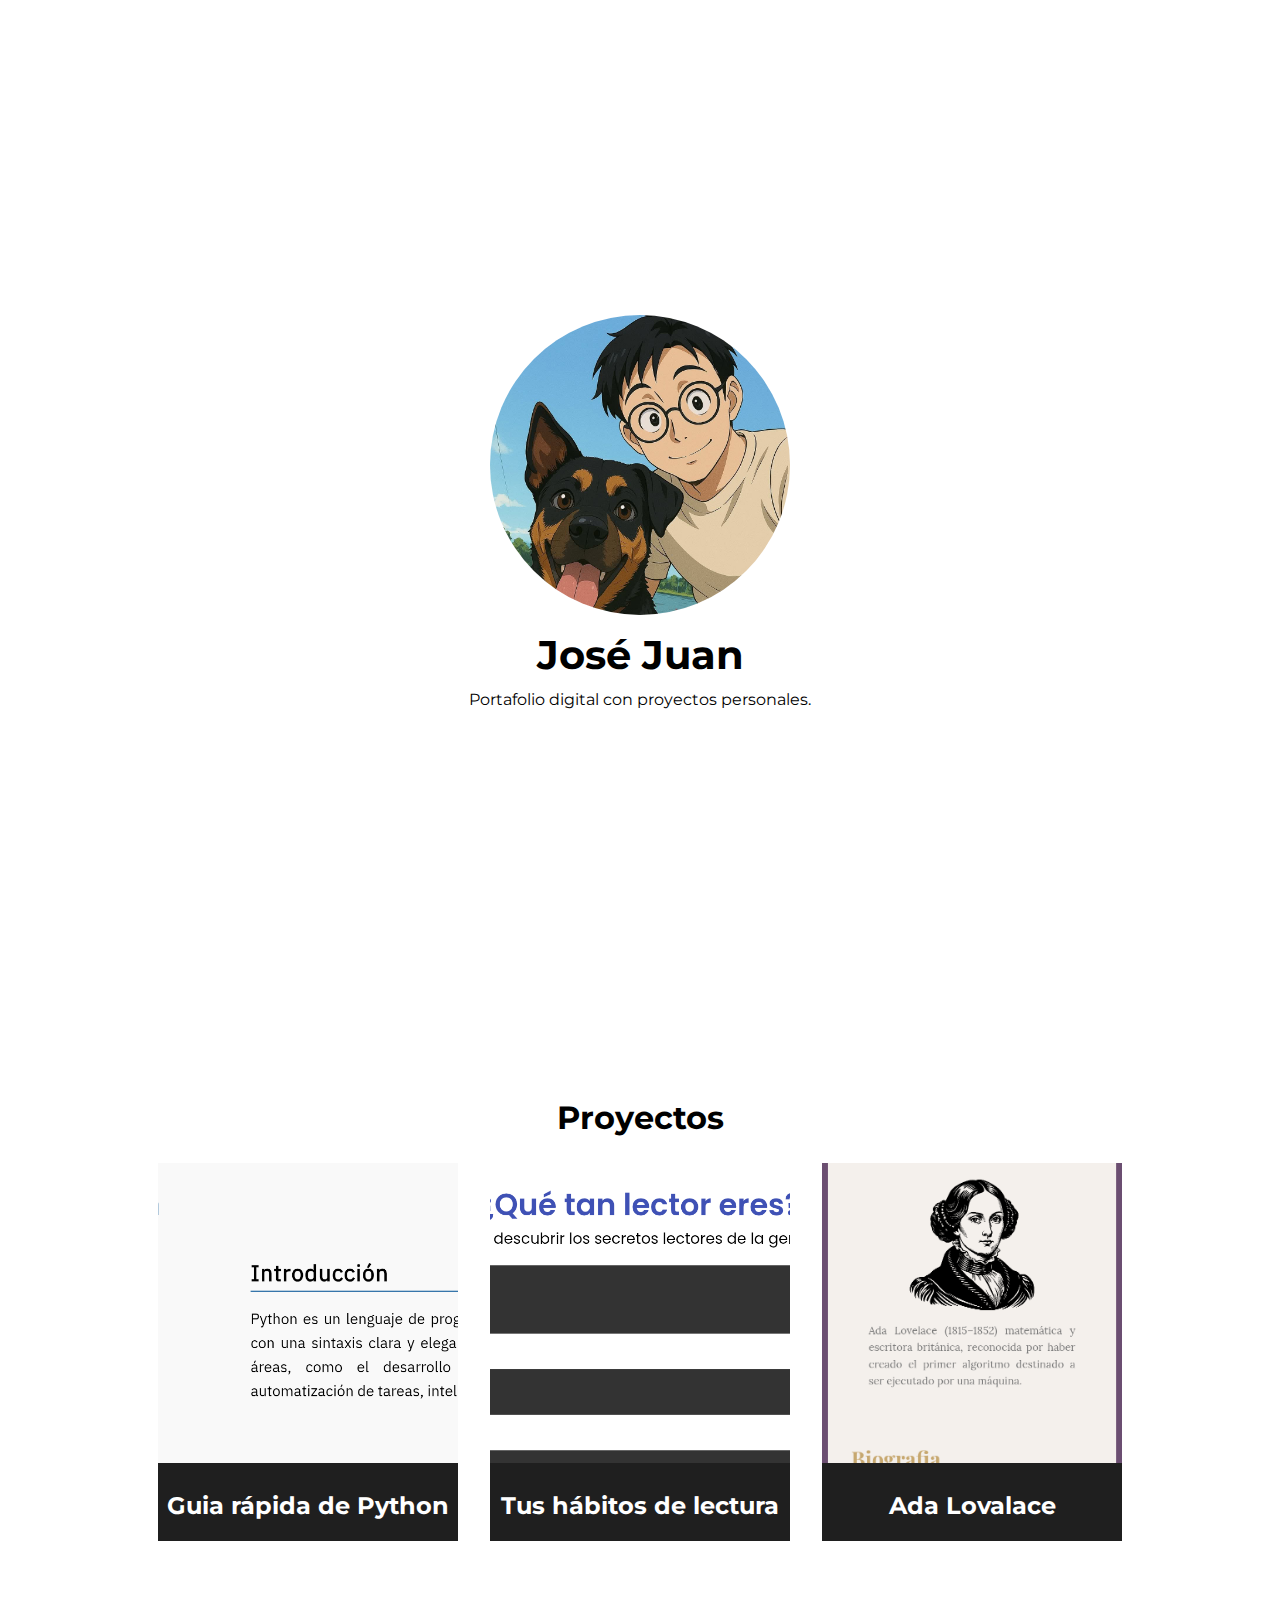
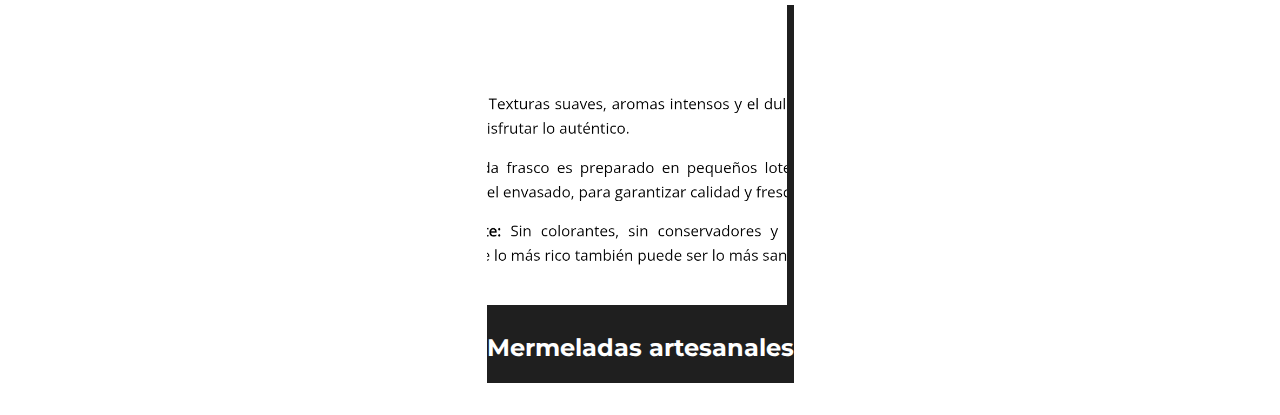
<file: index.html>
<!DOCTYPE html>
<html lang="en">
<head>
  <meta charset="UTF-8">
  <meta name="viewport" content="width=device-width, initial-scale=1.0">
  <meta http-equiv="X-UA-Compatible" content="ie=edge">
  <link rel="stylesheet" href="index.css">
  <link href="https://fonts.googleapis.com/css2?family=Montserrat&display=swap" rel="stylesheet">
  <title>Proyectos</title>
</head>
<body>
  <section id="inicio">
    <div>
    <img src="avatar.jpg" alt="avatar">
          <h1>José Juan</h1>
    <p>Portafolio digital con proyectos personales.</p>
    </div>
  </section>
  <section id="proyectos">
    <h2>Proyectos</h2>
    <div><article>
      <a href="python.html"><img src="doctpy.png" alt=""></a>
      <h3>Guia rápida de Python</h3>
    </article>
    <article>
      <a href="form.html"><img src="formulario.png" alt=""></a>
      <h3>Tus hábitos de lectura</h3>
    </article>
    <article>
      <a href="lovelace.html"><img src="lovelace.png" alt=""></a>
      <h3>Ada Lovalace</h3>
    </article>
    <article>
      <a href="delicias.html"><img src="delicias.png" alt=""></a>
      <h3>Mermeladas artesanales</h3>
    </article></div>
  </section>  
</body>
</html>
</file>
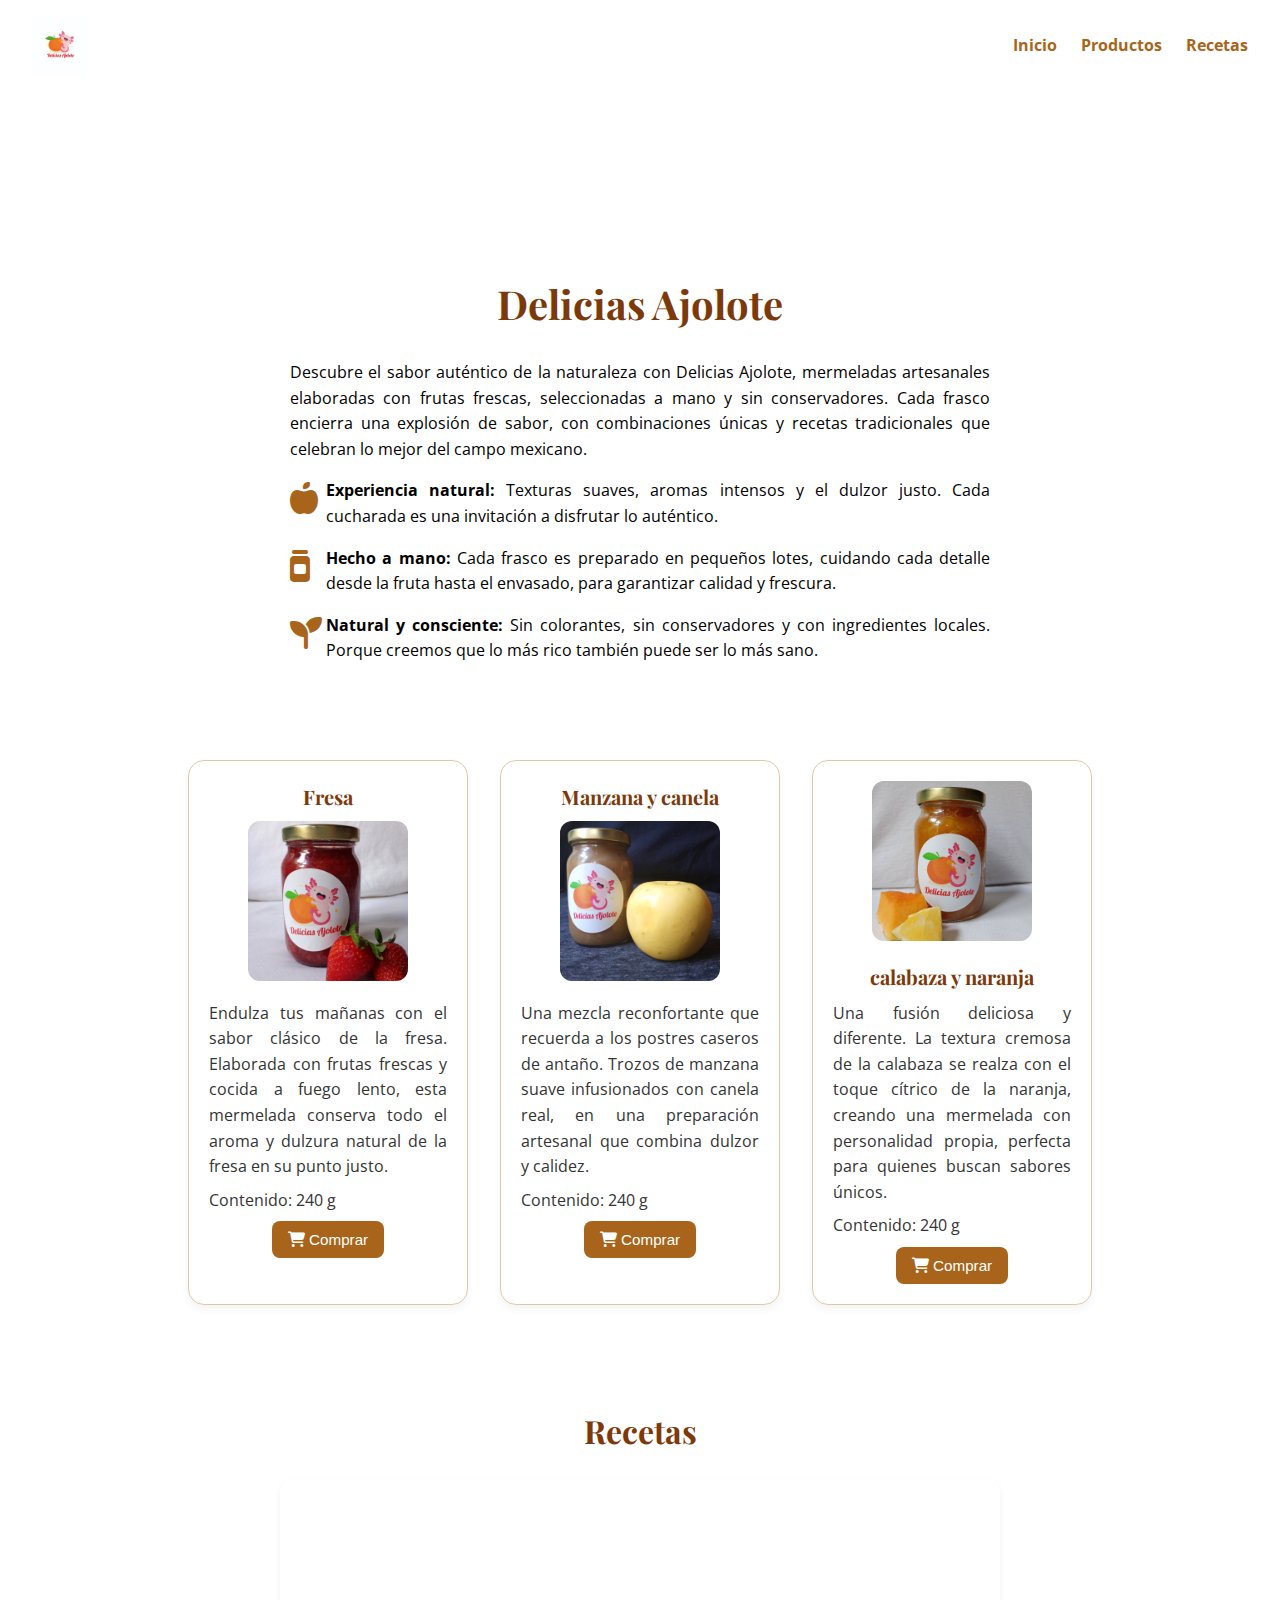
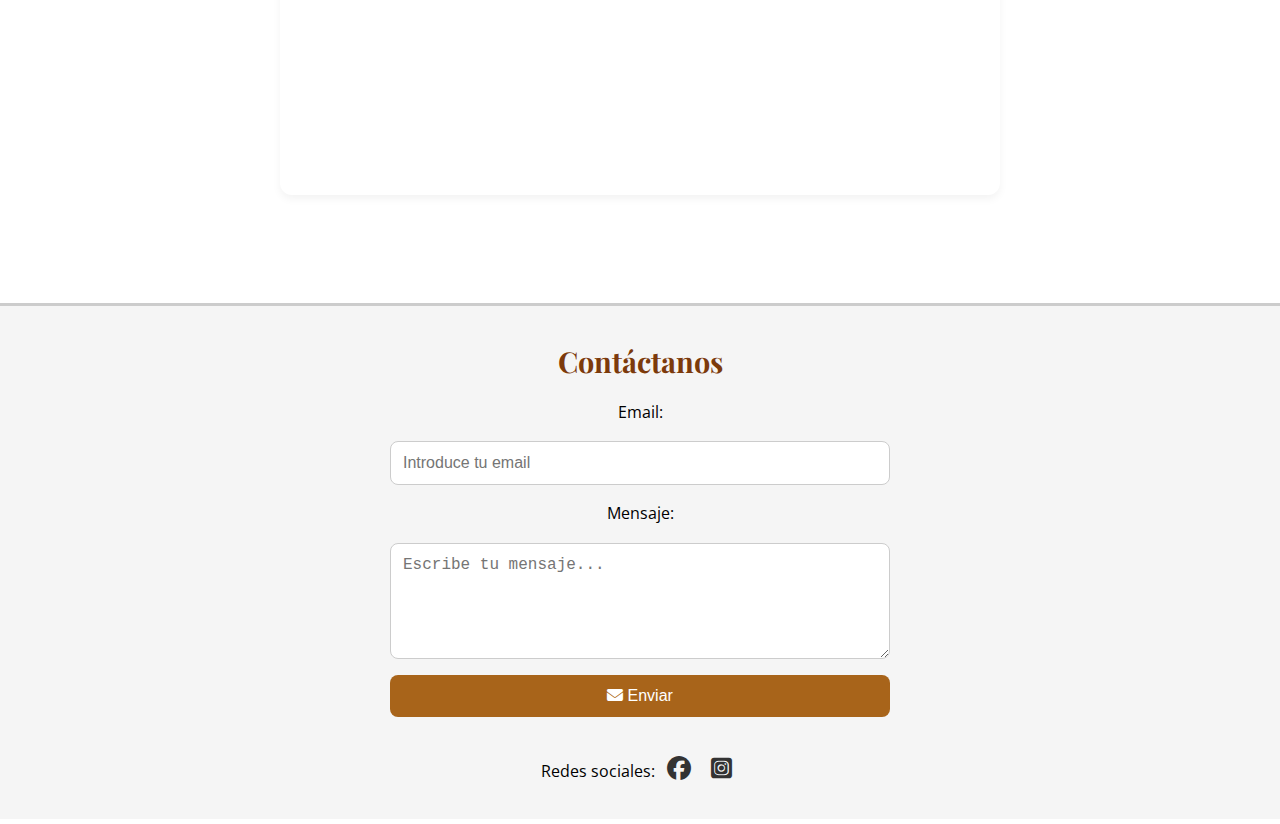
<file: delicias.html>
<!DOCTYPE html>
<html lang="en">
<head>
  <meta charset="UTF-8">
  <meta name="viewport" content="width=device-width, initial-scale=1.0">
  <meta http-equiv="X-UA-Compatible" content="ie=edge">
  <link rel="stylesheet" href="delicias.css">
  <link rel="stylesheet" href="https://cdnjs.cloudflare.com/ajax/libs/font-awesome/6.5.0/css/all.min.css">
  <link href="https://fonts.googleapis.com/css2?family=Playfair+Display&family=Open+Sans&display=swap" rel="stylesheet">
  <title>Delicias Ajolote</title>
</head>
<body>
  <header>
    <img src="logo.jpg" alt="logo" id="logo">
    <nav>
      <ul>
      <li><a href="#inicio">inicio</a></li>
      <li><a href="#productos">productos</a></li>
      <li><a href="#recetas">recetas</a></li>
      </ul>
    </nav>
  </header>
  <main>
    <section id="inicio">
      <h1>
        Delicias Ajolote
      </h1>
      <p>Descubre el sabor auténtico de la naturaleza con Delicias Ajolote, mermeladas artesanales elaboradas con frutas frescas, seleccionadas a mano y sin conservadores. Cada frasco encierra una explosión de sabor, con combinaciones únicas y recetas tradicionales que celebran lo mejor del campo mexicano.</p>
      <p><i class="fa-solid fa-apple-whole"></i> <span><strong>Experiencia natural:</strong> Texturas suaves, aromas intensos y el dulzor justo. Cada cucharada es una invitación a disfrutar lo auténtico.</span></p>
      <p><i class="fa-solid fa-jar"></i> <span><strong>Hecho a mano:</strong> Cada frasco es preparado en pequeños lotes, cuidando cada detalle desde la fruta hasta el envasado, para garantizar calidad y frescura.</span></p>
      <p><i class="fa-solid fa-seedling"></i> <span><strong>Natural y consciente:</strong> Sin colorantes, sin conservadores y con ingredientes locales. Porque creemos que lo más rico también puede ser lo más sano.</span></p>
    </section>
    <section id="productos">
      <article>
        <h3>Fresa</h3>
        <img src="fresa.jpg" alt="">
        <p>Endulza tus mañanas con el sabor clásico de la fresa. Elaborada con frutas frescas y cocida a fuego lento, esta mermelada conserva todo el aroma y dulzura natural de la fresa en su punto justo.</p>
        <p>Contenido: 240 g</p>
        <button><i class="fa-solid fa-cart-shopping"></i> Comprar</button>
      </article>
      <article>
        <h3>Manzana y canela</h3>
        <img src="manzana.jpg" alt="">
        <p>Una mezcla reconfortante que recuerda a los postres caseros de antaño. Trozos de manzana suave infusionados con canela real, en una preparación artesanal que combina dulzor y calidez.</p>
        <p>Contenido: 240 g</p>
<button><i class="fa-solid fa-cart-shopping"></i> Comprar</button>
      </article>
      <article><img src="calabaza.jpg" alt="">
      <h3>calabaza y naranja</h3>
      <p>Una fusión deliciosa y diferente. La textura cremosa de la calabaza se realza con el toque cítrico de la naranja, creando una mermelada con personalidad propia, perfecta para quienes buscan sabores únicos.</p>
      <p>Contenido: 240 g</p>
<button><i class="fa-solid fa-cart-shopping"></i> Comprar</button>
</article>
    </section>
    <section id="recetas">
      <h2>Recetas</h2>
      <iframe width="560" height="315" 
    src="https://www.youtube.com/embed/AEAwPDHet0Y" 
    title="YouTube video player" 
    frameborder="0" 
    allow="accelerometer; autoplay; clipboard-write; encrypted-media; gyroscope; picture-in-picture; web-share" 
    allowfullscreen>
</iframe>
    </section>
  </main>
<footer>
  <h3>Contáctanos</h3>
  <form action="">
    <label for="email">Email:</label>
    <input id="email" type="email" placeholder="Introduce tu email" required>

    <label for="mensaje">Mensaje:</label>
    <textarea id="mensaje" cols="30" rows="5" placeholder="Escribe tu mensaje..." required></textarea>

    <button type="submit"><i class="fa-solid fa-envelope"></i> Enviar</button>

    <p>Redes sociales: 
      <a href="#"><i class="fa-brands fa-facebook"></i></a> 
      <a href="#"><i class="fa-brands fa-square-instagram"></i></a>
    </p>
  </form>
</footer>
</body>
</html>
</file>
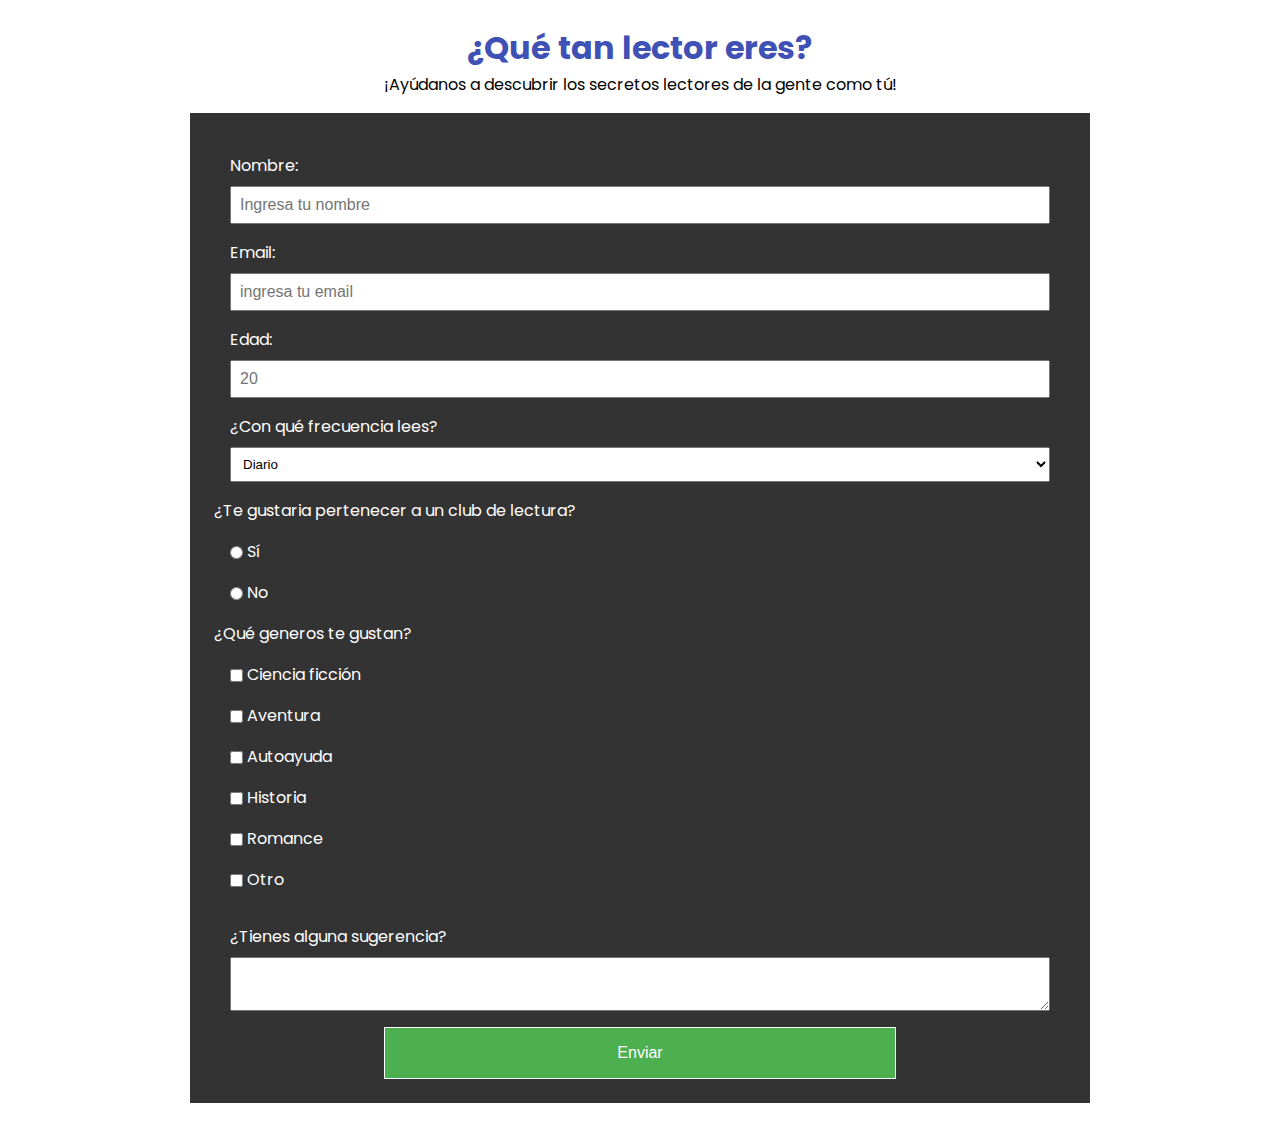
<file: form.html>
<!DOCTYPE html>
<html lang="es">
  <head>
    <meta charset="utf-8">
    <title>Habitos de lectura</title>
    <link rel="stylesheet" href="styles.css">
    <link href="https://fonts.googleapis.com/css2?family=Poppins:wght@400;500;600&display=swap" rel="stylesheet">
  </head>
  <body>
    <h1 id="title">¿Qué tan lector eres?</h1>
    <p id="description">¡Ayúdanos a descubrir los secretos lectores de la gente como tú!</p>
    <form id="survey-form">
      <label id="name-label">Nombre:
        <input id="name" required type="text" placeholder="Ingresa tu nombre">
      </label>
      <label id="email-label">
        Email:
        <input id="email" type="email" required placeholder="ingresa tu email">
      </label>
      <label id="number-label">Edad:
        <input type="number" id="number" min="18" max="120" placeholder="20">
      </label>
      <label>
        ¿Con qué frecuencia lees?
        <select id="dropdown">
          <option>Diario</option>
          <option>Varias veces a la semana</</option>
          <option>Pocas veces al mes</option>
          <option>Casi nunca</option>
        </select>
      </label>
      <fieldset>
        <legend>¿Te gustaria pertenecer a un club de lectura?</legend>
      <label>
        <input class="linea" type="radio" name="club" value="si"> Sí</label>
        <label><input class="linea" type="radio" name="club" value="no"> No
      </label>
      </fieldset>
      <fieldset>
        <legend>¿Qué generos te gustan?</legend>
        <label>
        <input class="linea" type="checkbox" value="ficcion"> Ciencia ficción
</label>
       <label> <input class="linea" type="checkbox" value="aventura"> Aventura</label>
       <label> <input class="linea" type="checkbox" value="autoayuda"> Autoayuda</label>
       <label> <input class="linea" type="checkbox" value="historia"> Historia</label>
       <label> <input class="linea" type="checkbox" value="romance"> Romance</label>
        <label><input class="linea" type="checkbox" value="otro"> Otro</label>
      </fieldset>
      <label>
        ¿Tienes alguna sugerencia?
        <textarea></textarea>
      </label>
      <input type="submit" value="Enviar" id="submit">
    </form>
  </body>
</html>
</file>
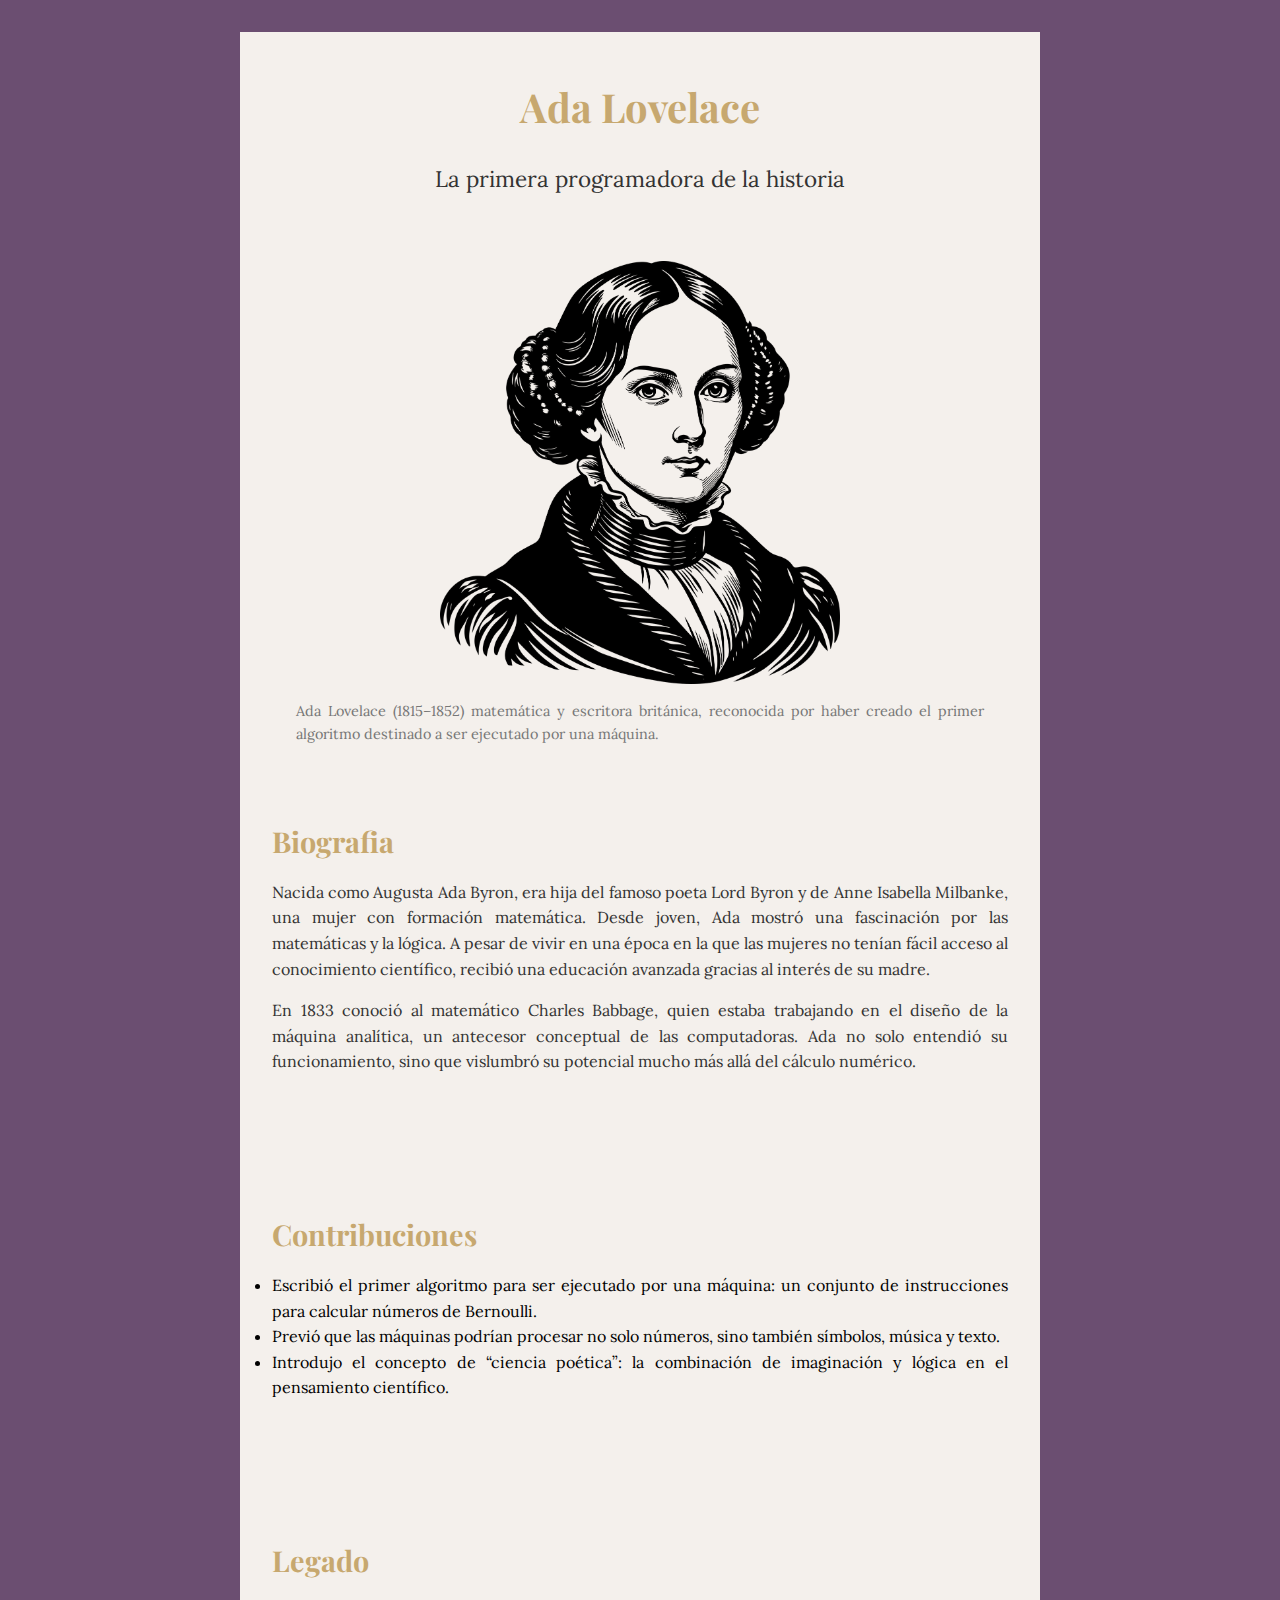
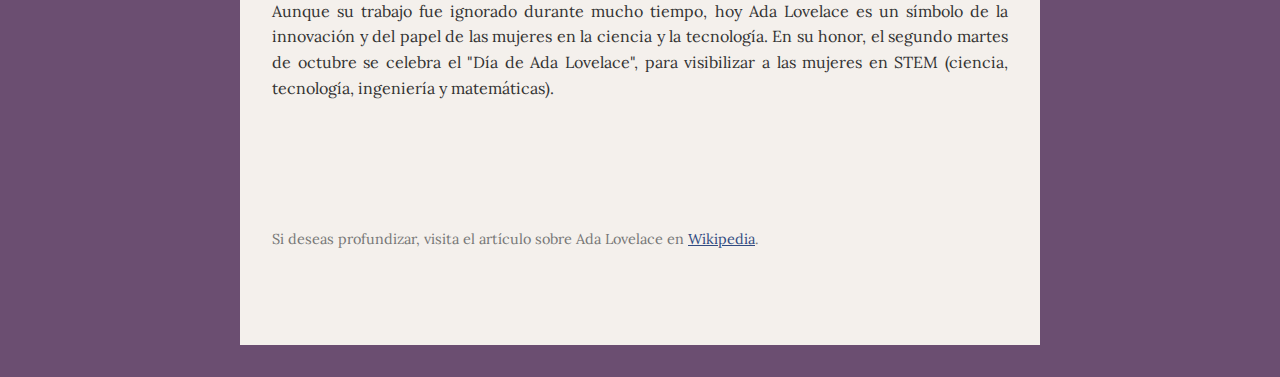
<file: lovelace.html>
<!DOCTYPE html>
<html lang="en">
<head>
  <meta charset="UTF-8">
  <meta name="viewport" content="width=device-width, initial-scale=1.0">
  <meta http-equiv="X-UA-Compatible" content="ie=edge">
  <link rel="stylesheet" href="lovelace.css">
  <link href="https://fonts.googleapis.com/css2?family=Lora&family=Playfair+Display:wght@700&display=swap" rel="stylesheet">
  <title>Ada Lovelace</title>
</head>
<body>
  <main>
    <h1>Ada Lovelace</h1>
    <p>La primera programadora de la historia</p>
    <figure>
      <img src="bio.png" alt="Ada Lovelace">
      <figcaption>Ada Lovelace (1815–1852) matemática y escritora británica, reconocida por haber creado el primer algoritmo destinado a ser ejecutado por una máquina.</figcaption>
    </figure>
    <section>
      <h2>Biografia</h2>
      <p>Nacida como Augusta Ada Byron, era hija del famoso poeta Lord Byron y de Anne Isabella Milbanke, una mujer con formación matemática. Desde joven, Ada mostró una fascinación por las matemáticas y la lógica. A pesar de vivir en una época en la que las mujeres no tenían fácil acceso al conocimiento científico, recibió una educación avanzada gracias al interés de su madre.</p>
      <p>En 1833 conoció al matemático Charles Babbage, quien estaba trabajando en el diseño de la máquina analítica, un antecesor conceptual de las computadoras. Ada no solo entendió su funcionamiento, sino que vislumbró su potencial mucho más allá del cálculo numérico.</p>
    </section>
    <section>
      <h2>Contribuciones</h2>
      <ul>
        <li>Escribió el primer algoritmo para ser ejecutado por una máquina: un conjunto de instrucciones para calcular números de Bernoulli.</li>
        <li>Previó que las máquinas podrían procesar no solo números, sino también símbolos, música y texto.</li>
        <li>Introdujo el concepto de “ciencia poética”: la combinación de imaginación y lógica en el pensamiento científico.</li>
      </ul>
    </section>
    <section>
      <h2>Legado</h2>
      <p>Aunque su trabajo fue ignorado durante mucho tiempo, hoy Ada Lovelace es un símbolo de la innovación y del papel de las mujeres en la ciencia y la tecnología. En su honor, el segundo martes de octubre se celebra el "Día de Ada Lovelace", para visibilizar a las mujeres en STEM (ciencia, tecnología, ingeniería y matemáticas).
</p>
    </section>
    <section><p class="footer">Si deseas profundizar, visita el artículo sobre Ada Lovelace en <a href="https://es.m.wikipedia.org/wiki/Ada_Lovelace" target="_blank">Wikipedia</a>.</p></section>
  </main>
</body>
</html>
</file>
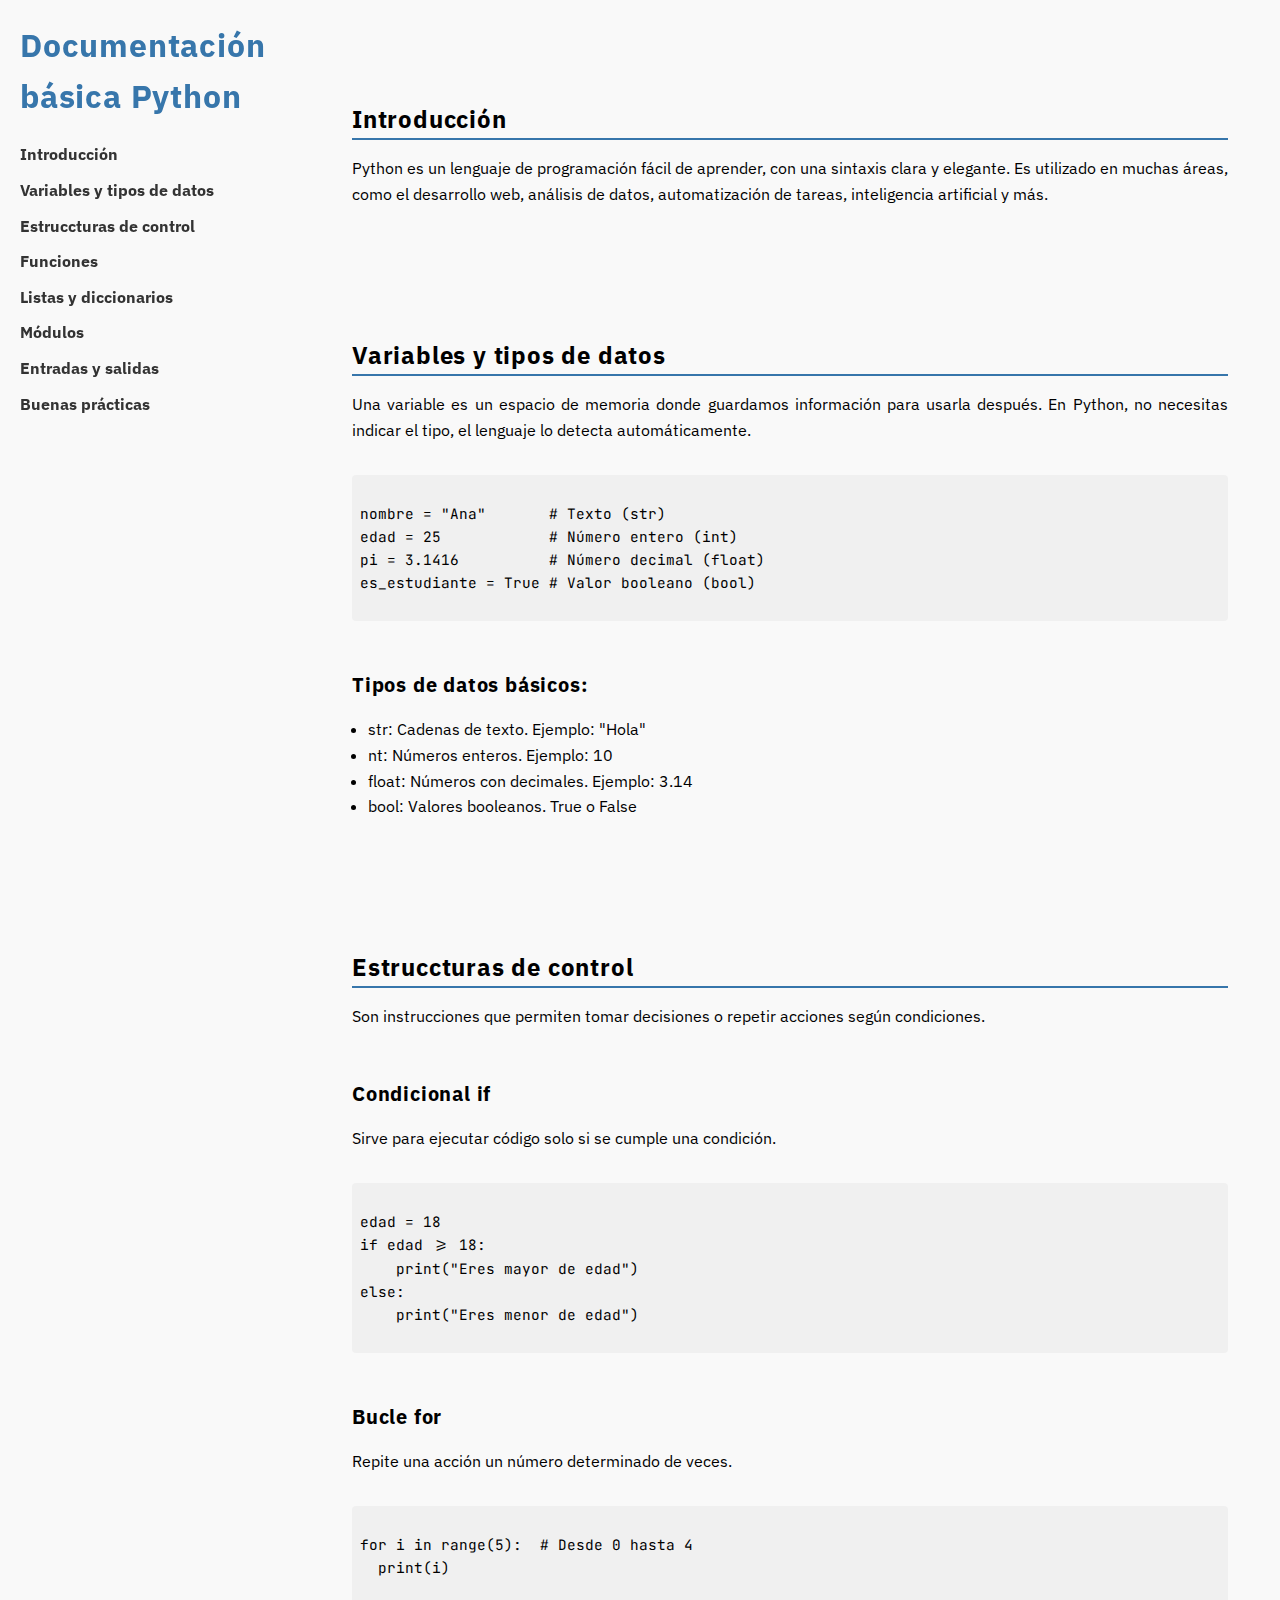
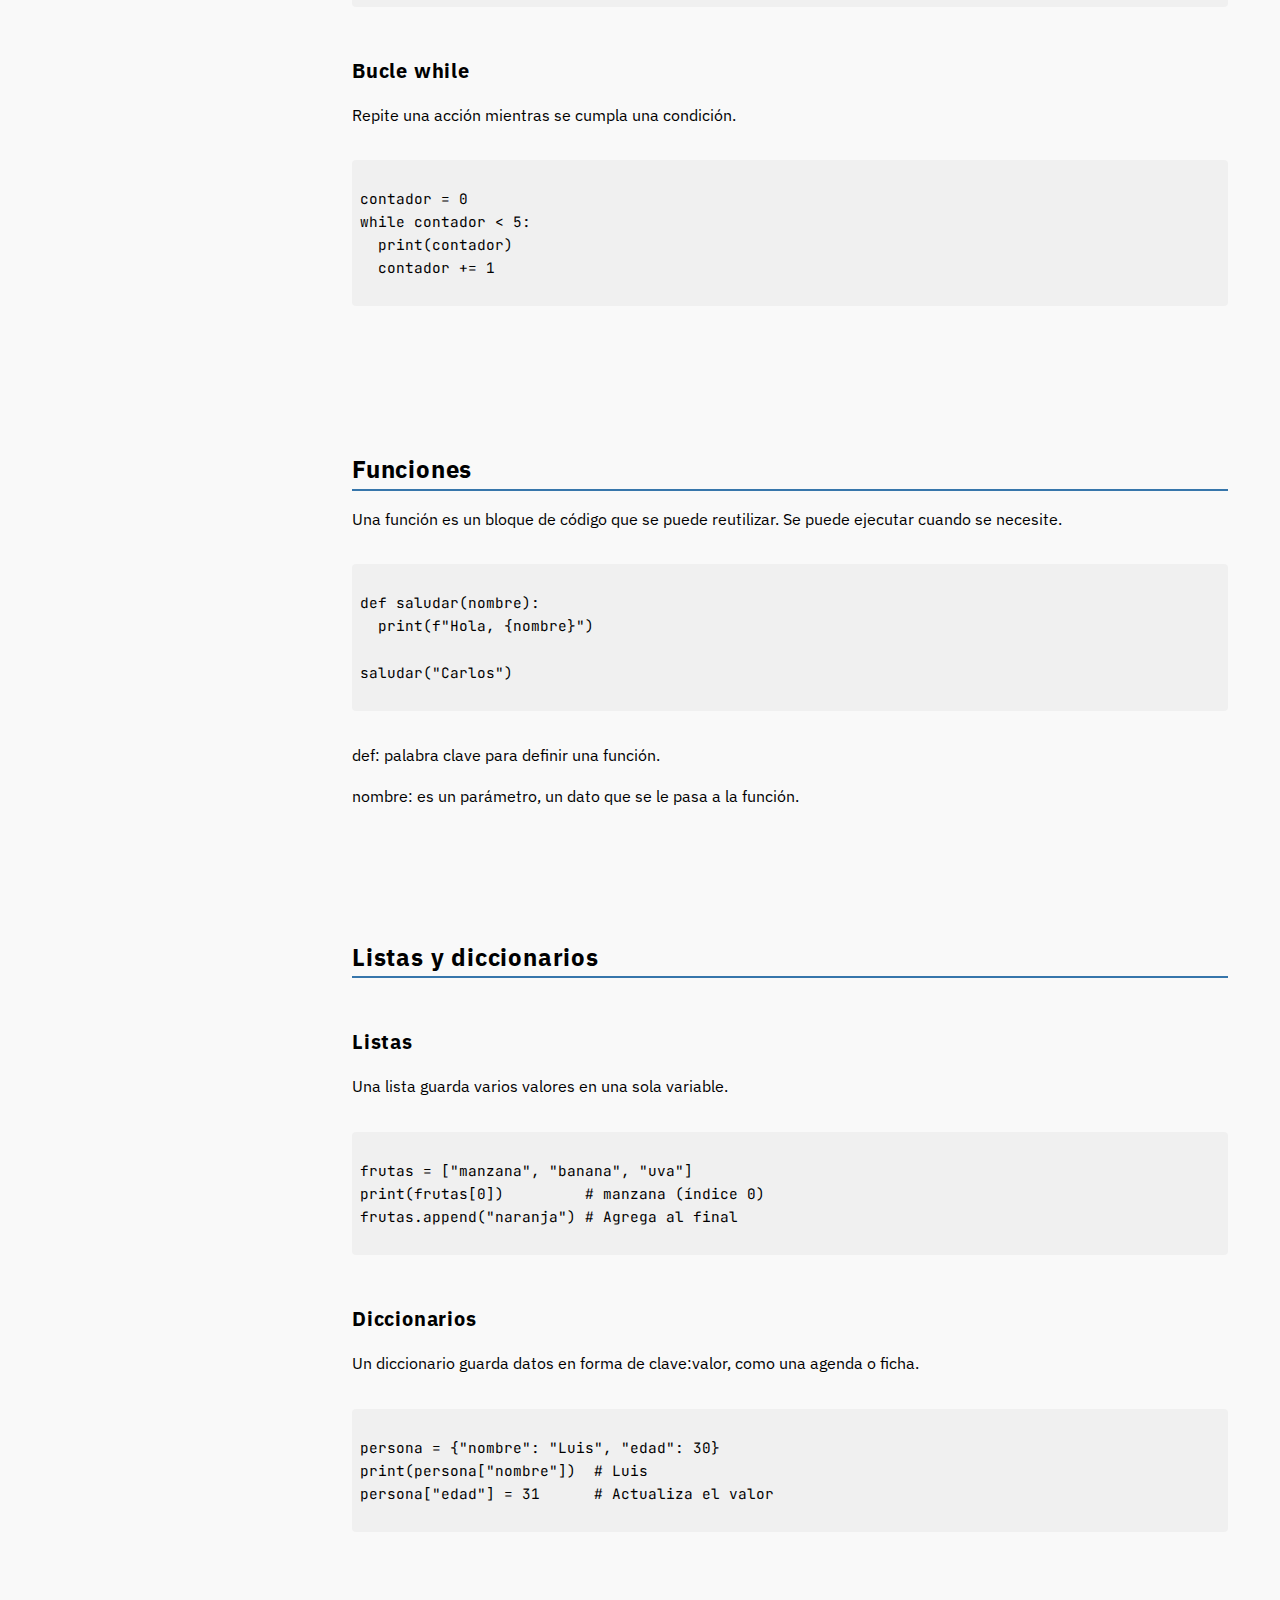
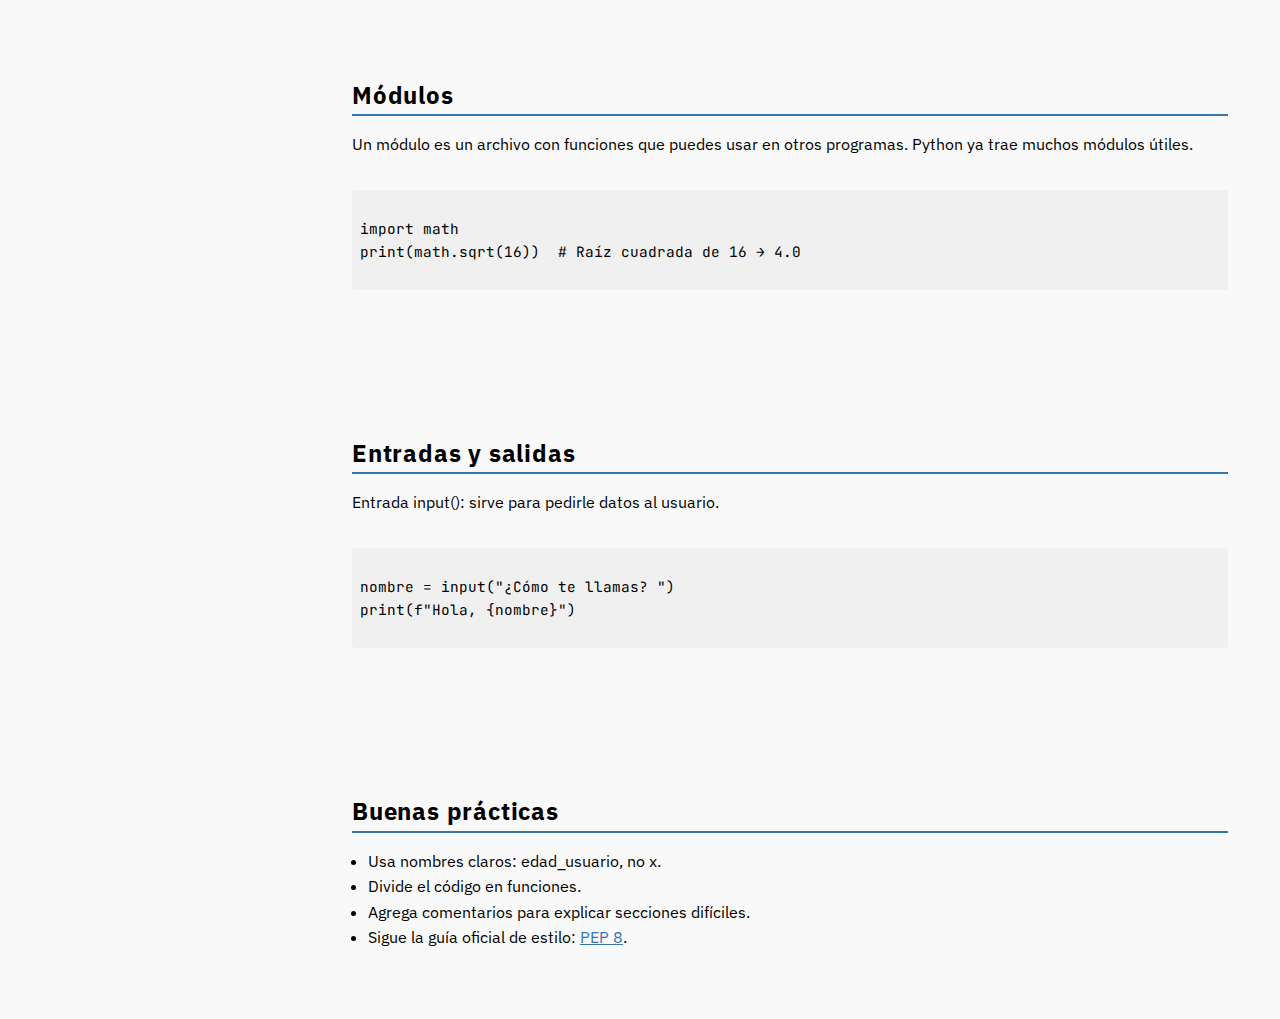
<file: python.html>
<!DOCTYPE html>
<html lang="en">
<head>
  <meta charset="UTF-8">
  <meta name="viewport" content="width=device-width, initial-scale=1.0">
  <meta http-equiv="X-UA-Compatible" content="ie=edge">
  <link rel="stylesheet" href="python.css">
 <link href="https://fonts.googleapis.com/css2?family=IBM+Plex+Sans&family=JetBrains+Mono&display=swap" rel="stylesheet">
  <title>Documentación Python</title>
</head>
<body>
  <header>
    <nav>
      <h1>Documentación básica Python</h1>
      <ul>
      <li><a href="#introduccion">Introducción</a></li>
      <li><a href="#variables">Variables y tipos de datos</a></li>
      <li><a href="#estruccturas_control">Estruccturas de control</a></li>
      <li><a href="#funciones">Funciones</a></li>
      <li><a href="#listas">Listas y diccionarios</a></li>
      <li><a href="#modulos">Módulos</a></li>
      <li><a href="#entradas">Entradas y salidas</a></li>
      <li><a href="#buenas_practicas">Buenas prácticas</a></li>
      </ul>
    </nav>
  </header>
  <main>
    <section id="introduccion">
      <h2>Introducción</h2>
      <p>Python es un lenguaje de programación fácil de aprender, con una sintaxis clara y elegante. Es utilizado en muchas áreas, como el desarrollo web, análisis de datos, automatización de tareas, inteligencia artificial y más.</p>
    </section>
    <section id="variables">
      <h2>Variables y tipos de datos</h2>
      <p>Una variable es un espacio de memoria donde guardamos información para usarla después. En Python, no necesitas indicar el tipo, el lenguaje lo detecta automáticamente.</p>
      <pre><code>
nombre = "Ana"       # Texto (str)
edad = 25            # Número entero (int)
pi = 3.1416          # Número decimal (float)
es_estudiante = True # Valor booleano (bool)

</code></pre>
        <h3>Tipos de datos básicos:</h3>
        <ul>
          <li>str: Cadenas de texto. Ejemplo: "Hola"</li>
          <li>nt: Números enteros. Ejemplo: 10</li>
          <li>float: Números con decimales. Ejemplo: 3.14</li>
          <li>bool: Valores booleanos. True o False</li>
        </ul>
    </section>
    <section id="estruccturas_control">
      <h2>Estruccturas de control</h2>
      <p>Son instrucciones que permiten tomar decisiones o repetir acciones según condiciones.</p>
      <h3>Condicional if</h3>
      <p>Sirve para ejecutar código solo si se cumple una condición.</p>
      <pre><code>
edad = 18
if edad >= 18:
    print("Eres mayor de edad")
else:
    print("Eres menor de edad")

</code></pre>
<h3> Bucle for</h3>
<p>Repite una acción un número determinado de veces.</p>
<pre><code>
for i in range(5):  # Desde 0 hasta 4
  print(i)
  
</code></pre>
<h3>Bucle while</h3>
<p>Repite una acción mientras se cumpla una condición.</p>
<pre><code>
contador = 0
while contador < 5:
  print(contador)
  contador += 1
  
</code></pre>
    </section>
    <section id="funciones">
      <h2>Funciones</h2>
      <p>Una función es un bloque de código que se puede reutilizar. Se puede ejecutar cuando se necesite.</p>
      <pre><code>
def saludar(nombre):
  print(f"Hola, {nombre}")

saludar("Carlos")
      </code></pre>
      <p>def: palabra clave para definir una función.</p>
      <p>nombre: es un parámetro, un dato que se le pasa a la función.</p>
    </section>
    <section id="listas">
      <h2>Listas y diccionarios</h2>
      <h3>Listas</h3>
      <p>Una lista guarda varios valores en una sola variable.</p>
      <pre><code>
frutas = ["manzana", "banana", "uva"]
print(frutas[0])         # manzana (índice 0)
frutas.append("naranja") # Agrega al final
      </code></pre>
      <h3>Diccionarios</h3>
      <p>Un diccionario guarda datos en forma de clave:valor, como una agenda o ficha.</p>
      <pre><code>
persona = {"nombre": "Luis", "edad": 30}
print(persona["nombre"])  # Luis
persona["edad"] = 31      # Actualiza el valor
      </code></pre>
    </section>
    <section id="modulos">
      <h2>Módulos</h2>
      <p>Un módulo es un archivo con funciones que puedes usar en otros programas. Python ya trae muchos módulos útiles.</p>
      <pre><code>
import math
print(math.sqrt(16))  # Raíz cuadrada de 16 → 4.0

</code></pre>
    </section>
    <section id="entradas">
      <h2>Entradas y salidas</h2>
      <p>Entrada input(): sirve para pedirle datos al usuario.</p>
      <pre><code>
nombre = input("¿Cómo te llamas? ")
print(f"Hola, {nombre}")
      </code></pre>
    </section>
    <section id="buenas_practicas">
      <h2>Buenas prácticas</h2>
      <ul>
<li>Usa nombres claros: edad_usuario, no x.</li>
<li>Divide el código en funciones.</li>
<li>Agrega comentarios para explicar secciones difíciles.</li>
<li>Sigue la guía oficial de estilo: <a href="https://peps.python.org/pep-0008/" target="_blank">PEP 8</a>.</li>
      </ul>
    </section>
  </main>
</body>
</html>
</file>
<file: index.css>
*{
  margin: 0;
  padding: 0;
  box-sizing: border-box;
}
body{
  font-family: "Montserrat";
  line-height: 1.6;
}
p{
  font-size: 1rem;
}
h1{
  font-size: 2.5rem;
}
h2{
  font-size: 2rem;
  margin-bottom: 1.25rem;
}
h3{
  font-size: 1.5rem;
}
section{
  height: 100vh;
  padding: 4rem 2rem;
  margin: 4rem 2rem;
}
#inicio{
  display: flex;
  justify-content: center;
  align-items: center;
  text-align: center;
}
#inicio img{
  border-radius: 50%;
}
#proyectos div{
  display: flex;
  gap: 32px;
  flex-wrap: wrap;
  justify-content: center;
}
#proyectos h2, h3{
  text-align: center;
}
article{
  background-color: #1f1f1f;
  color: #ffffff;
  margin-bottom: 2rem;
  padding-bottom: 1rem;
}
article img{
  margin-bottom: 1rem;
}
img{
  width: 300px;
  height: 300px;
  object-fit: cover;
}
</file>
<file: delicias.css>
*{
  margin: 0;
  padding: 0;
  box-sizing: border-box;
}
body{
  font-family: "Open Sans";
  line-height: 1.6;
}
h1,h2, h3{
  font-family: "Playfair Display";
  color: #7c3a0b;
}
p{
  font-size: 1rem;
  text-align: justify;
}
#logo{
  width: auto;
  height: 60px;
}
nav ul {
  list-style: none;
  display: flex;
  gap: 24px;
}
nav ul li a{
  text-decoration: none;
  font-weight: bold;
  color: #a8641a;
  text-transform: capitalize;
}
header{
  position: sticky;
  top:0;
  z-index: 5;
  width: 100%;
  display: flex;
  justify-content: space-between;
  padding: 16px 32px;
  align-items: center;
  background-color: #ffffff;
}

main {
  padding: 100px 24px 40px;
  max-width: 1200px;
  margin: 0 auto;
}
#productos{
  padding: 40px 20px;
  display: flex;
  flex-wrap: wrap;
  justify-content: center;
  gap: 32px;
}
#productos article {
  border: 1px solid #e0c9a6;
  border-radius: 16px;
  padding: 20px;
  box-shadow: 0 4px 8px rgba(0,0,0,0.05);
  text-align: center;
  width: 280px;
}
#productos img {
  max-width: 100%;
  height: 160px;
  object-fit: cover;
  border-radius: 12px;
  margin-bottom: 12px;
}
#productos h3 {
  font-size: 1.25rem;
  margin-bottom: 8px;
}
#productos p {
  color: #333;
  margin-bottom: 8px;
}
#productos button {
  background-color: #a8641a;
  color: white;
  border: none;
  padding: 10px 16px;
  border-radius: 8px;
  font-size: 0.95rem;
  cursor: pointer;
  transition: background-color 0.3s;
}
#inicio {
  padding: 80px 24px 40px;
  text-align: center;
}

#inicio h1 {
  font-size: 2.5rem;
  margin-bottom: 24px;
}

#inicio p {
  max-width: 700px;
  margin: 16px auto;
  display: flex;
  align-items: flex-start;
  gap: 12px;
}

#inicio i {
  color: #a8641a;
  font-size: 2rem;
  margin-top: 4px;
  min-width: 24px;
}
#recetas {
  padding: 60px 20px;
  text-align: center;
}

#recetas h2 {
  font-size: 2rem;
  margin-bottom: 24px;
}

#recetas iframe {
  width: 100%;
  max-width: 720px;
  aspect-ratio: 16 / 9;
  border-radius: 12px;
  border: none;
  box-shadow: 0 4px 8px rgba(0,0,0,0.05);
}
footer {
  background-color: #f5f5f5;
  padding: 2rem;
  text-align: center;
  border-top: 3px solid #ccc;
}

footer h3 {
  margin-bottom: 1rem;
  font-size: 1.8rem;
}

footer form {
  display: flex;
  flex-direction: column;
  gap: 1rem;
  max-width: 500px;
  margin: 0 auto;
}

footer input,
footer textarea {
  width: 100%;
  padding: 0.75rem;
  border: 1px solid #ccc;
  border-radius: 8px;
  font-size: 1rem;
}

footer button {
  background-color: #a8641a;
  color: white;
  border: none;
  padding: 0.75rem;
  border-radius: 8px;
  cursor: pointer;
  font-size: 1rem;
}

footer p {
  margin-top: 1rem;
  text-align: center;
}

footer a {
  margin: 0 0.5rem;
  color: #333;
  font-size: 1.5rem;
  transition: color 0.3s;
}

footer a:hover {
  color: #a8641a;
}
</file>
<file: styles.css>
*{
  padding:0;
  margin:0;
  box-sizing:border-box;
}
body{
  padding:24px;
  font-family:"poppins", sans-serif;
}
form{
  width:90vw;
  max-width:900px;
  background-color:#333333;
  color:white;
  margin:16px auto;
  padding:24px
}
h1{
  color:#3f51b5;
  font-size:32px;
}
h1,p{
  text-align:center;
}
p, input, option, label,textarea{
  font-size:16px;
}
input{
  padding:8px;
}
label{
  display: block;
  margin:16px;
}
input, select, textarea{
  display:block;
  width:100%;
  margin-top:8px;
  padding:8px;
}
input[type="submit"]{
  background-color:#4caf50;
  border:1px solid #ffffff;
  color:#ffffff;
  width:60%;
  padding:16px;
  margin:0 auto;
}
.linea{
  margin-top:unset;
  display:inline;
  width:unset;
  vertical-align:middle;
}
fieldset{
  border:none;
}
</file>
<file: lovelace.css>
*{
  margin*;
  padding: 0;
  box-sizing: border-box;
}
body{
  background-color: #6b4e71;
  line-height: 1.6;
  font-family: "Lora";
}
main{
  background-color: #f4f0ec;
  margin:2rem auto;
  padding:1em;
  max-width: 800px;
}
p{
  color: #333333;
  font-size: ;:1rem;
  text-align: justify;
}
li{
  text-align: justify;
}
h1 + p{
  font-size: 1.4rem;
  text-align: center;
  margin-bottom: 4rem;
}
figcaption{
  margin-top: 1rem;
  color: #777777;
  font-size: 0.9rem;
  text-align: justify;
}
h1,h2{
  color: #c7a86f;
  font-family: "Playfair Display";
  margin-bottom: 0.5rem;
}
h1{
  font-size:2.5rem;
  text-align: center;
}
h2{
  font-size: 1.8rem;
}
img{
  width: 60%;
  max-width: 400px;
  height: auto;
  margin:0 auto;
  display: block;
}
a{
  color: #324b81;
}
a:visited{
  color: #324b81;
}
.footer{
  font-size: 0.9rem;
  color: #777777;
}
section{
  margin-bottom: 2rem;
  padding: 2rem 1rem;
}
</file>
<file: python.css>
*{
  margin:0;
  padding: 0;
  box-sizing: border-box;
}
body{
  font-family: "IBM Plex Sans";
  line-height: 1.6;
  background-color: #f9f9f9;
}
header{
  position: fixed;
  top: 0;
  left: 0;
  padding: 20px;
  width: 300px;
  height: 100vh;
  overflow-y: auto;
  z-index: 5;
}
h1{
  font-size: 2rem;
  letter-spacing: 0.05rem;
  margin-bottom: 20px;
  color: #3776ab;
}
nav ul{
  list-style: none;
}
nav ul li{
  list-style: none;
  margin-bottom: 10px;
}
nav ul li a{
  text-decoration: none;
  font-weight: bold;
  font-size: 1rem;
  color: #333333;
}
nav ul li a:hover{
  color: #3776ab;
}
main{
  margin-left:300px;
  padding: 20px;
}
h2{
  font-size: 1.5rem;
  border-bottom: 2px solid #3776ab;
}
h3{
  font-size: 1.25rem;
}
h2, h3{
  margin-top: 3rem;
  margin-bottom: 1rem;
  letter-spacing: 0.05rem;
}
p{
  font-size: 1rem;
  text-align: justify;
  margin: 0 0 1rem 0;
}
section ul li a{
  color: #3776ab;
}
section ul li a:hover{
  color:#ffd343;
}
code{
  font-size: 0.9rem;
  background-color: #f0f0f0;
  font-family: "JetBrains Mono";
  padding: 4px 8px;
  margin: 2rem 0;
  border-radius: 4px;
  display: block;
  overflow: auto;
}
main ul{
  margin: 1rem 0 1rem 1rem;
  text-align: justify;
}
section{
  padding:2rem;
}

@media (max-width: 768px){
  header{
    position: static;
    width: 100%;
    height: unset;
    text-align: center;
  }
  main{
    margin: 0;
  }
}
</file>
